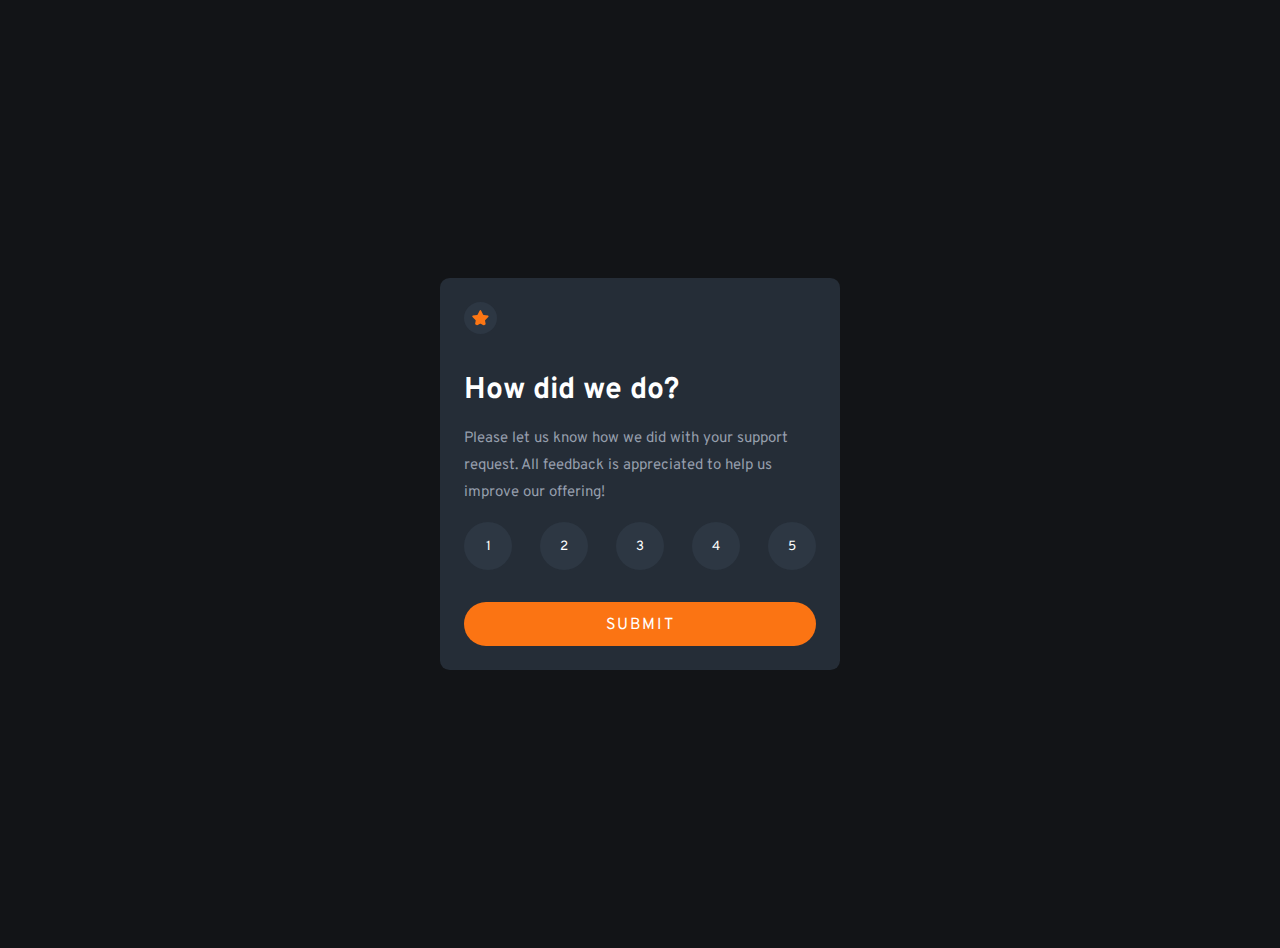
<file: challenge-solutions/interactive-rating-component-main/index.html>
<!DOCTYPE html>
<html lang="en">
  <head>
    <meta charset="UTF-8" />
    <meta http-equiv="X-UA-Compatible" content="IE=edge" />
    <meta name="viewport" content="width=device-width, initial-scale=1.0" />
    <link rel="stylesheet" href="style.css" />
    <title>Interactive rating component</title>
  </head>
  <body>
    <div class="main-container">
      <img src="./images/icon-star.svg" alt="star image" />
      <h1>How did we do?</h1>
      <p>
        Please let us know how we did with your support request. All feedback is
        appreciated to help us improve our offering!
      </p>
      <ul>
        <li><button class="btn">1</button></li>
        <li><button class="btn">2</button></li>
        <li><button class="btn">3</button></li>
        <li><button class="btn">4</button></li>
        <li><button class="btn">5</button></li>
      </ul>
      <button class="btn-submit" id="submit">Submit</button>
    </div>

    <div class="thank-you hidden">
      <img src="./images/illustration-thank-you.svg" alt="" />
      <p class="thanks">You selected <span id="rating"></span> out of 5</p>
      <h2>Thank you!</h2>
      <p>
        We appreciate you taking the time to give a rating. If you ever need
        more support, don't hesitate to get in touch!
      </p>

      <button class="btn-submit" id="rate-again">Rate Again</button>
    </div>
    <script src="index.js"></script>
  </body>
</html>
</file>
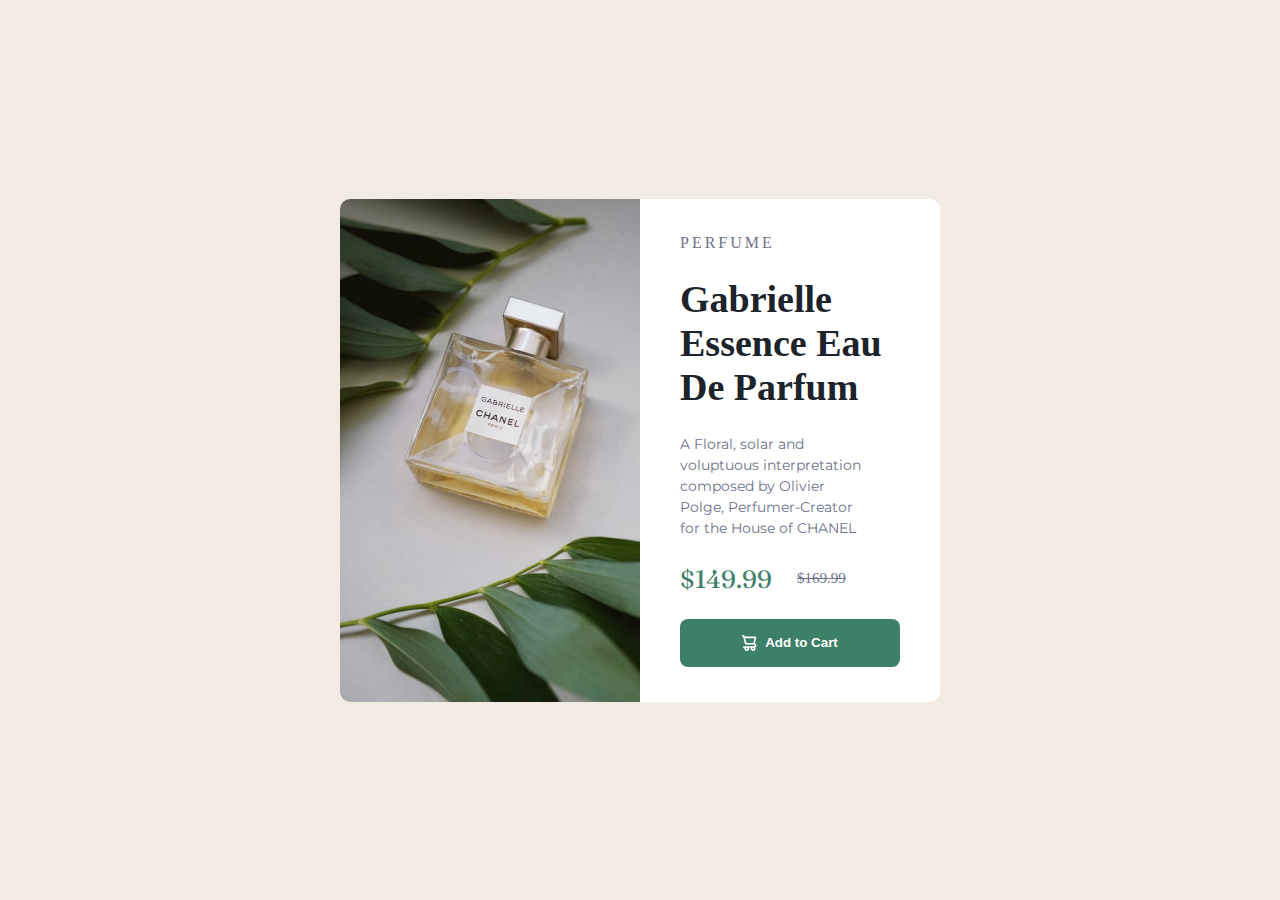
<file: challenge-solutions/product-preview-card-component-main/index.html>
<!DOCTYPE html>
<html lang="en">
<head>
    <meta charset="UTF-8">
    <meta http-equiv="X-UA-Compatible" content="IE=edge">
    <meta name="viewport" content="width=device-width, initial-scale=1.0">
    <title>Document</title>
    <link rel="stylesheet" href="style.css">
</head>
<body>
    <main>
        <div class="card">
            <div class="left"></div>

            <div class="right">
                <p class="item-category">Perfume</p>
                <h1>Gabrielle Essence Eau De Parfum</h1>
                <p class="description">
                    A Floral, solar and voluptuous interpretation composed by Olivier Polge, Perfumer-Creator for the House of CHANEL
                </p>

                <div class="price">
                    <p class="price-new">$149.99</p>
                    <p class="price-old">$169.99</p>
                </div>

                <button>
                    <img src="images/icon-cart.svg" alt="icon-cart-image">
                    Add to Cart
                </button>
            </div>
        </div>
    </main>
</body>
</html>
</file>
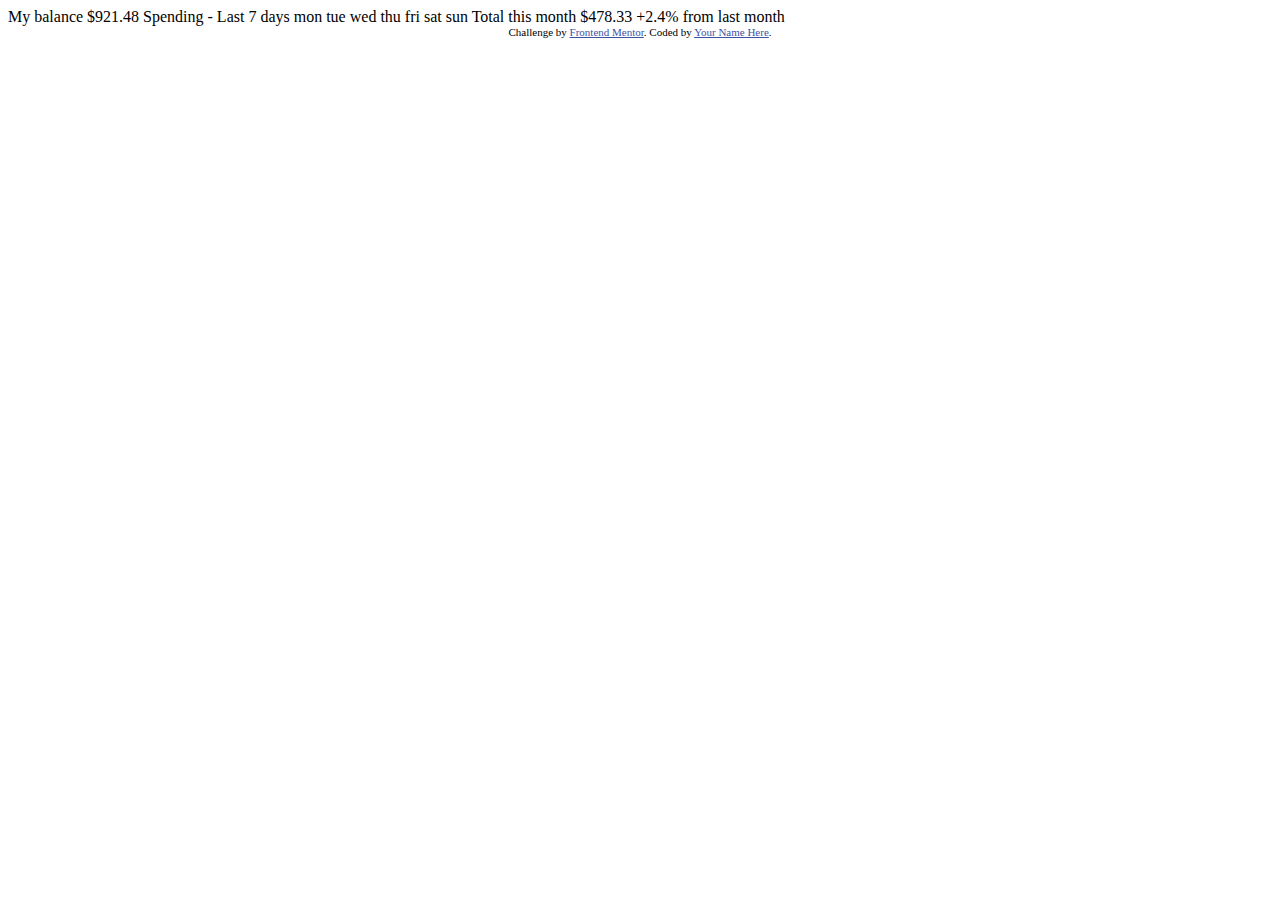
<file: challenges/expenses-chart-component-main/index.html>
<!DOCTYPE html>
<html lang="en">
<head>
  <meta charset="UTF-8">
  <meta name="viewport" content="width=device-width, initial-scale=1.0"> <!-- displays site properly based on user's device -->

  <link rel="icon" type="image/png" sizes="32x32" href="./images/favicon-32x32.png">
  
  <title>Frontend Mentor | Expenses chart component</title>

  <!-- Feel free to remove these styles or customise in your own stylesheet 👍 -->
  <style>
    .attribution { font-size: 11px; text-align: center; }
    .attribution a { color: hsl(228, 45%, 44%); }
  </style>
</head>
<body>

  My balance
  $921.48

  Spending - Last 7 days

  mon
  tue
  wed
  thu
  fri
  sat
  sun

  Total this month
  $478.33

  +2.4%
  from last month
  
  <div class="attribution">
    Challenge by <a href="https://www.frontendmentor.io?ref=challenge" target="_blank">Frontend Mentor</a>. 
    Coded by <a href="#">Your Name Here</a>.
  </div>
</body>
</html>
</file>
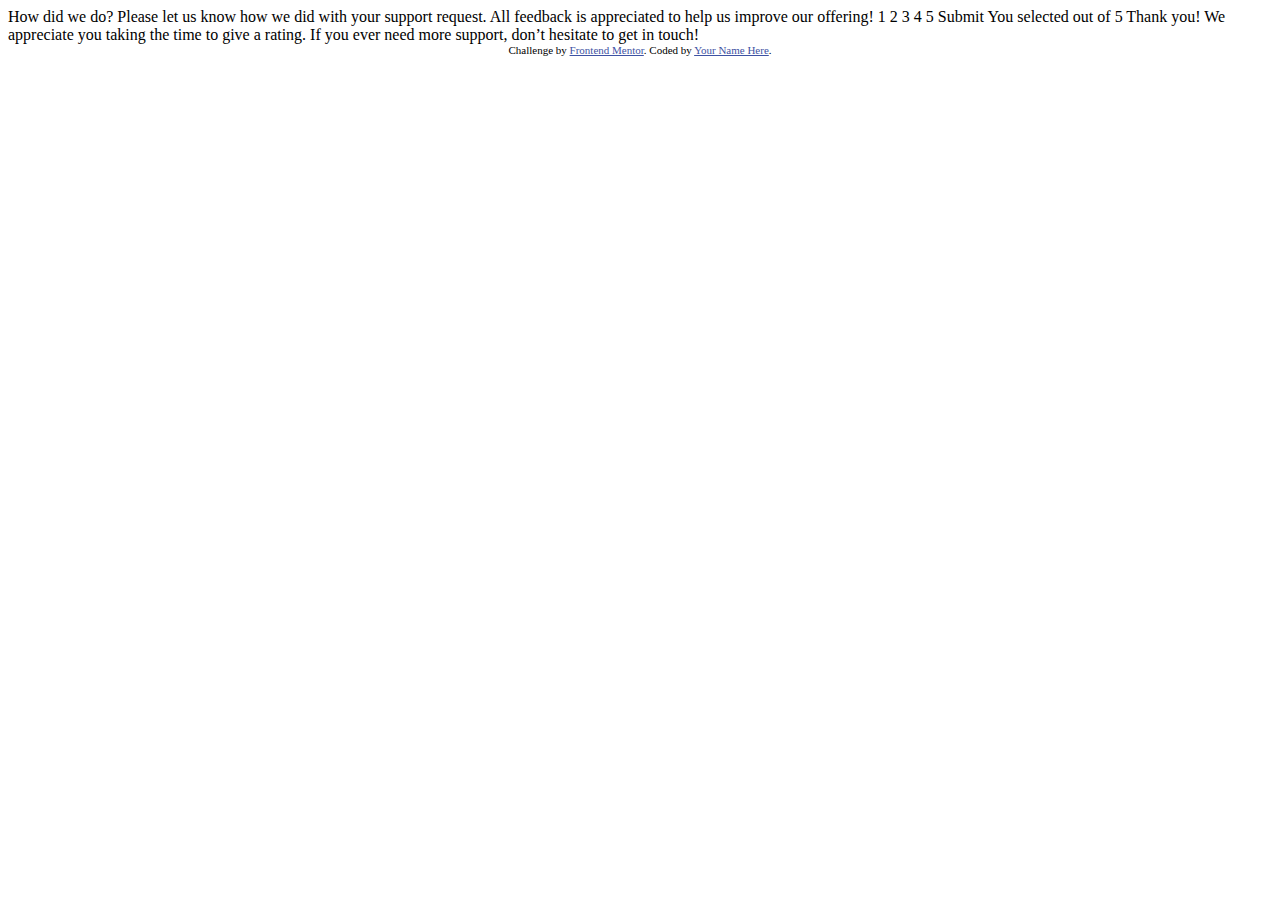
<file: challenges/interactive-rating-component-main/index.html>
<!DOCTYPE html>
<html lang="en">
<head>
  <meta charset="UTF-8">
  <meta name="viewport" content="width=device-width, initial-scale=1.0"> <!-- displays site properly based on user's device -->

  <link rel="icon" type="image/png" sizes="32x32" href="./images/favicon-32x32.png">
  
  <title>Frontend Mentor | Interactive rating component</title>

  <!-- Feel free to remove these styles or customise in your own stylesheet 👍 -->
  <style>
    .attribution { font-size: 11px; text-align: center; }
    .attribution a { color: hsl(228, 45%, 44%); }
  </style>
</head>
<body>

  <!-- Rating state start -->

  How did we do?

  Please let us know how we did with your support request. All feedback is appreciated 
  to help us improve our offering!

  1 2 3 4 5

  Submit

  <!-- Rating state end -->

  <!-- Thank you state start -->

  You selected <!-- Add rating here --> out of 5

  Thank you!

  We appreciate you taking the time to give a rating. If you ever need more support, 
  don’t hesitate to get in touch!

  <!-- Thank you state end -->

  
  <div class="attribution">
    Challenge by <a href="https://www.frontendmentor.io?ref=challenge" target="_blank">Frontend Mentor</a>. 
    Coded by <a href="#">Your Name Here</a>.
  </div>
</body>
</html>
</file>
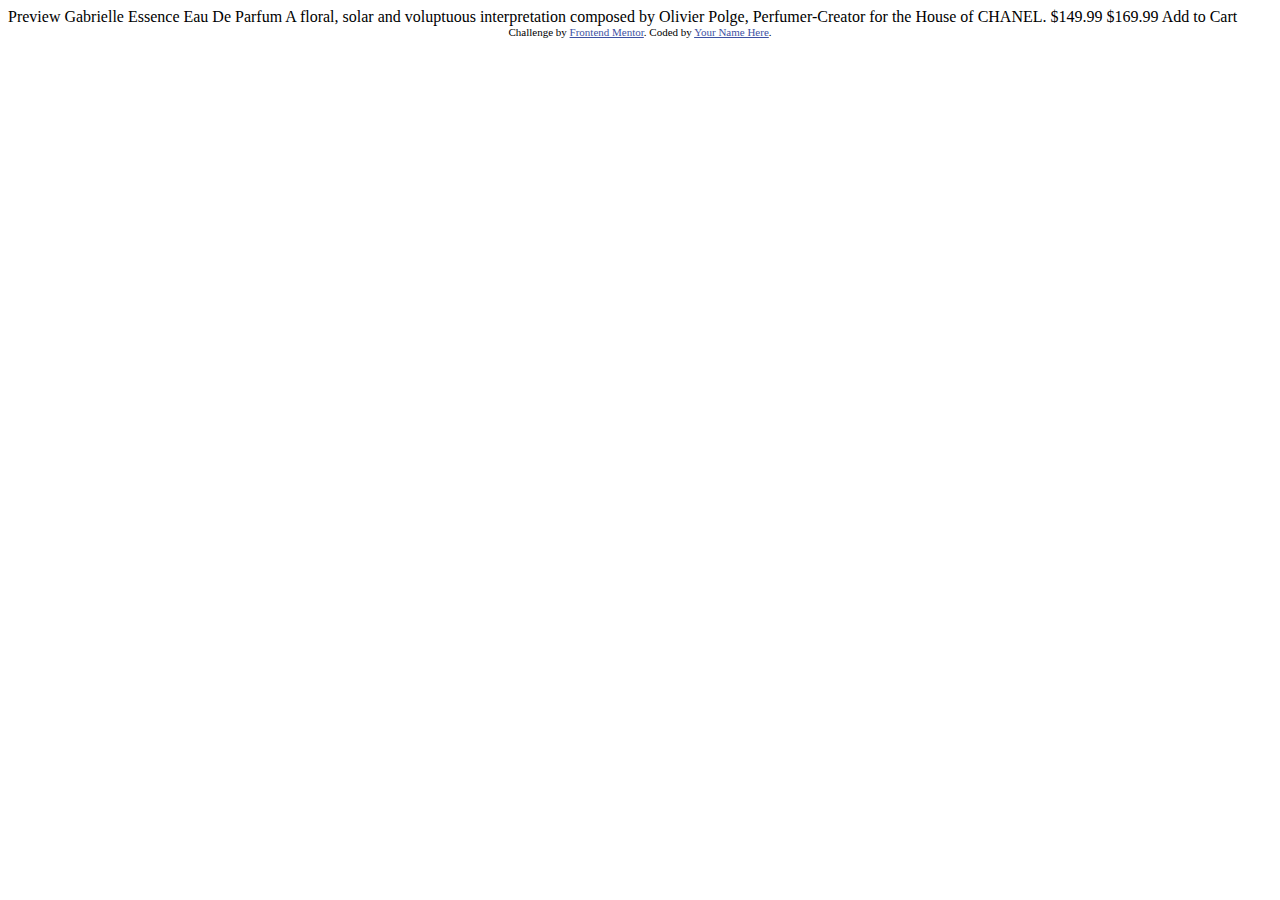
<file: challenges/product-preview-card-component-main (1)/index.html>
<!DOCTYPE html>
<html lang="en">
<head>
  <meta charset="UTF-8">
  <meta name="viewport" content="width=device-width, initial-scale=1.0"> <!-- displays site properly based on user's device -->

  <link rel="icon" type="image/png" sizes="32x32" href="./images/favicon-32x32.png">
  
  <title>Frontend Mentor | Product preview card component</title>

  <!-- Feel free to remove these styles or customise in your own stylesheet 👍 -->
  <style>
    .attribution { font-size: 11px; text-align: center; }
    .attribution a { color: hsl(228, 45%, 44%); }
  </style>
</head>
<body>

  Preview

  Gabrielle Essence Eau De Parfum

  A floral, solar and voluptuous interpretation composed by Olivier Polge, 
  Perfumer-Creator for the House of CHANEL.

  $149.99
  $169.99

  Add to Cart
  
  <div class="attribution">
    Challenge by <a href="https://www.frontendmentor.io?ref=challenge" target="_blank">Frontend Mentor</a>. 
    Coded by <a href="#">Your Name Here</a>.
  </div>
</body>
</html>
</file>
<file: challenge-solutions/interactive-rating-component-main/style.css>
@import url('https://fonts.googleapis.com/css2?family=Fraunces:opsz,wght@9..144,700&family=Montserrat:wght@500;700&family=Overpass:wght@400;700&display=swap');

*{
    margin: 0;
    padding: 0;
    box-sizing: border-box;
}

ul{
    list-style-type: none;
}

body{
    font-family: 'Overpass', sans-serif;
    font-size: 15px;
    background-color: hsl(216, 12%, 8%);
    margin: 1.5rem;
    display: flex;
    align-items: center;
    justify-content: center;
    min-height: 100vh;
    flex-direction: column;
}

p{
    line-height: 1.8;
}

button{
    font-family: inherit;
}

.main-container, .thank-you{
    background-color: hsl(213, 19%, 18%);
    padding: 1.5rem;
    border-radius: 0.6rem;
    max-width: 400px;
}

.main-container img{
    background-color: hsl(213, 20%, 22%);
    padding: 0.5rem;
    border-radius: 50%;
}

.main-container h1{
    color: #fff;
    margin: 2rem 0 1rem;
}

.main-container p{
    color: hsl(217, 12%, 63%);
    margin-bottom: 1rem;
}

.main-container ul{
    display: flex;
    align-items: center;
    justify-content: space-between;
    flex-wrap: wrap;
    margin-bottom: 2rem;
}

.main-container ul li button{
    width: 3rem;
    height: 3rem;
    border: none;
    border-radius: 50%;
    background-color: hsl(213, 20%, 22%);
    color: #fff;
    cursor: pointer;
}

.main-container ul li button:hover{
    background-color: hsl(25, 97%, 53%);
}

.main-container ul li button:focus{
    background-color: hsl(217, 12%, 63%);
}

.btn-submit{
    background-color: hsl(25, 97%, 53%);
    width: 100%;
    padding: 0.8rem 0 0.7rem;
    border: none;
    border-radius: 25px;
    font-size: 1rem;
    color: #fff;
    text-transform: uppercase;
    letter-spacing: 0.1rem;
    cursor: pointer;
}

.btn-submit:hover{
    background-color: #fff;
    color: hsl(25, 97%, 53%);
}

.thank-you{
    display: flex;
    flex-direction: column;
    align-items: center;
    justify-content: center;
    text-align: center;
}

.thank-you img{
    display: block;
    margin: 0 auto 2rem;
}

.thank-you p.thanks{
    background-color: hsl(213, 20%, 22%);
    color: hsl(25, 97%, 53%);
    border-radius: 25px;
    padding: 0.2rem 0.5rem 0;
    font-size: 0.9rem;
    margin-bottom: 2rem;
}

.thank-you h2{
    color: #fff;
    margin-bottom: 1rem;
}

.thank-you p{
    color: hsl(217, 12%, 63%);
    margin-bottom: 2rem;
}

.hidden{
    display: none;
}


/* .attribution{
    font-size: 11px;
    text-align: center;
}

.attribution a{
    color: hsl(228, 45%, 44%);
} */
</file>
<file: challenge-solutions/product-preview-card-component-main/style.css>
@import url('https://fonts.googleapis.com/css2?family=Montserrat:wght@500;700&display=swap');
@import url('https://fonts.googleapis.com/css2?family=Fraunces:opsz,wght@9..144,700&family=Montserrat:wght@500;700&display=swap');

:root {
    --main-bg-color: hsl(30, 38%, 92%);
    --paragraph-color: hsl(228, 12%, 48%);
    --perfume-color: hsl(212, 21%, 14%);
    --components-color: hsl(158, 36%, 37%);
    --hover-components-color: hsl(157, 36%, 18%);
    --card-bg-color: hsl(0, 0%, 100%);
    --external-link-color: hsl(228, 45%, 44%);
}


*{
    margin: 0;
    padding: 0;
    box-sizing: border-box;
}

body{
    width: 100%;
    height: 100vh;
    display: flex;
    align-items: center;
    justify-content: center;
    background-color: hsl(30, 38%, 92%);
}

main{
    width: 100%;
}

.card{
    min-width: 600px;
    width: 30%;
    margin: 0 auto;
    display: flex;
    background-color: #fff;
    border-radius: 10px;
}

.left{
    width: 50%;
    background-image: url(images/image-product-desktop.jpg);
    background-position: center;
    background-size: cover;
    border-top-left-radius: 10px;
    border-bottom-left-radius: 10px;
}

.right{
    width: 50%;
    display: flex;
    flex-direction: column;
    row-gap: 25px;
    padding: 35px 40px;
    border-top-right-radius: 10px;
    border-bottom-right-radius: 10px;
}

.item-category{
    font-size: 16px;
    color: hsl(228, 12%, 48%);
    text-transform: uppercase;
    font-weight: 500;
    letter-spacing: 3px;
}

h1{
    font-size: 38px;
    color: hsl(212, 21%, 14%);
}

.description{
    width: 85%;
    line-height: 1.5;
    color: hsl(228, 12%, 48%);
    font-size: 14px;
    font-family: 'Montserrat';
}

.price{
    width: 100%;
    display: flex;
    align-items: center;
    gap: 25px;
}

.price-new{
    font-size: 25px;
    color: hsl(158, 36%, 37%);
    font-family: 'Fraunces';
}

.price-old{
    text-decoration: line-through;
    font-size: 15px;
    color: hsl(228, 12%, 48%);
}

button{
    padding: 16px 0;
    width: 100%;
    margin: 0 auto;
    display: flex;
    justify-content: center;
    align-items: center;
    color: #fff;
    font-weight: 700;
    border-radius: 8px;
    background-color: hsl(158, 36%, 37%);
    cursor: pointer;
    border: none;
}

button:hover{
    background-color: hsl(157, 36%, 18%);
}

button img{
    margin-right: 8px;
}


@media only screen and (min-width: 640px) and (max-width: 768px){
    .card{
        max-width: 600px;
    }
}

@media only screen and (max-width: 640px){

    .card{
        min-width: auto;
        width: 90%;
        display: flex;
        flex-direction: column;
        border-radius: 10px;
    }

    .left{
        width: 100%;
        height: 350px;
        background-image: url(images/image-product-mobile.jpg);
        border-radius: 10px 10px 0 0;
    }

    .right{
        width: 100%;
        row-gap: 12px;
        padding: 25px;
        border-radius: 0 0 10px 10px;
    }

    .item-category{
        font-size: 14px;
    }

    h1{
        font-size: 32px;
        line-height: 1;
    }

    .description{
        width: 96%;
        margin-top: 10px;
        margin-bottom: 15px;
        line-height: 1.6;
        font-size: 12px;
    }

    button{
        margin: 10px;
    }

}
</file>
